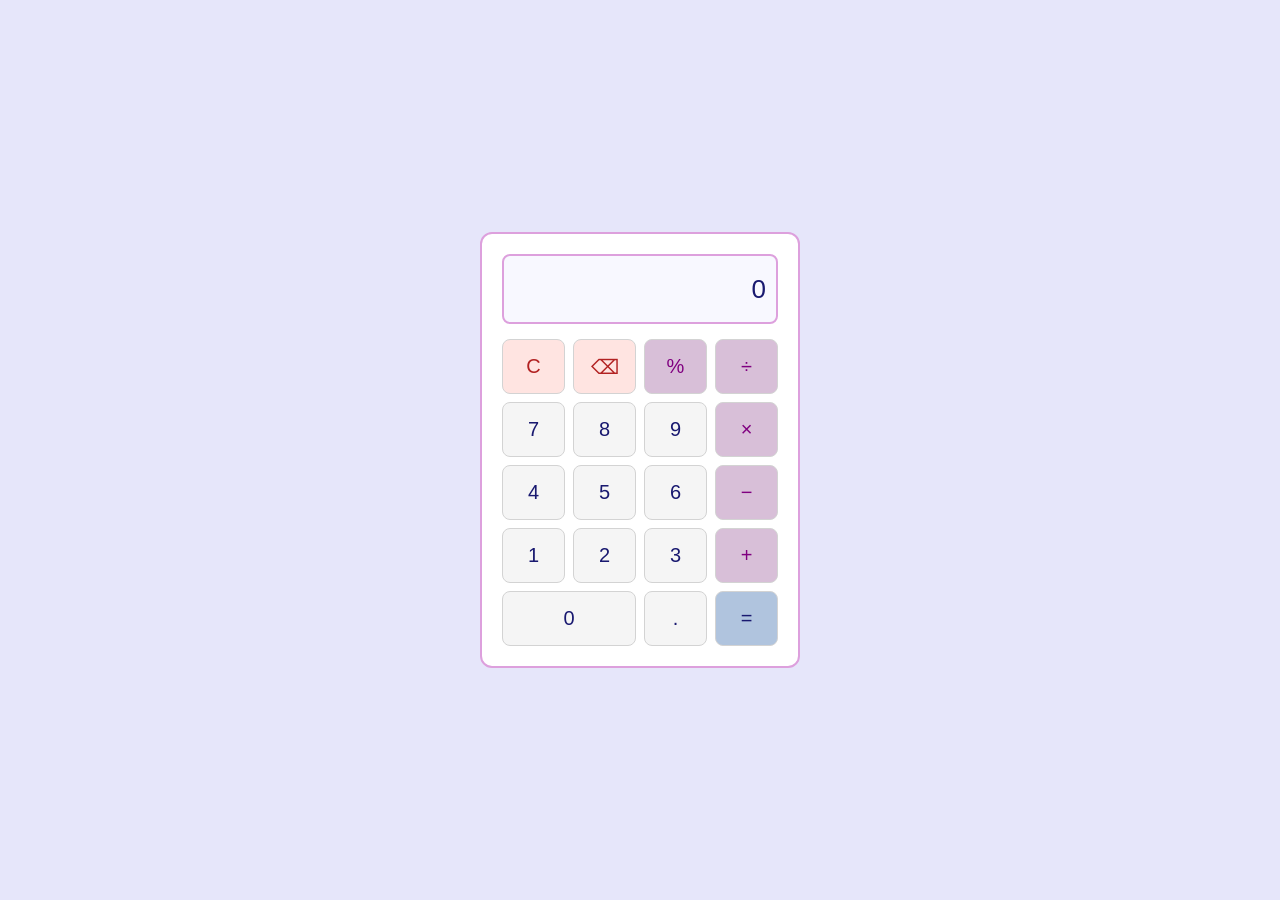
<file: Webdev-L2-Calculator/index.html>
<!DOCTYPE html>
<html lang="en">
<head>
    <meta charset="UTF-8">
    <meta name="viewport" content="width=device-width, initial-scale=1.0">
    <title>Simple Calculator</title>
    <link rel="stylesheet" href="style.css">
</head>

<body>

    <div class="calculator">

        <input type="text" id="display" value="0" readonly>

        <div class="buttons">

            <button id="clear" class="special">C</button>
            <button id="backspace" class="special">⌫</button>
            <button class="operator" data-operator="%">%</button>
            <button class="operator" data-operator="/">÷</button>

            <button class="number">7</button>
            <button class="number">8</button>
            <button class="number">9</button>
            <button class="operator" data-operator="*">×</button>

            <button class="number">4</button>
            <button class="number">5</button>
            <button class="number">6</button>
            <button class="operator" data-operator="-">−</button>

            <button class="number">1</button>
            <button class="number">2</button>
            <button class="number">3</button>
            <button class="operator" data-operator="+">+</button>

            <button class="number zero">0</button>
            <button id="decimal">.</button>
            <button id="equals">=</button>

        </div>
    </div>

    <script src="script.js"></script>

</body>
</html>
</file>
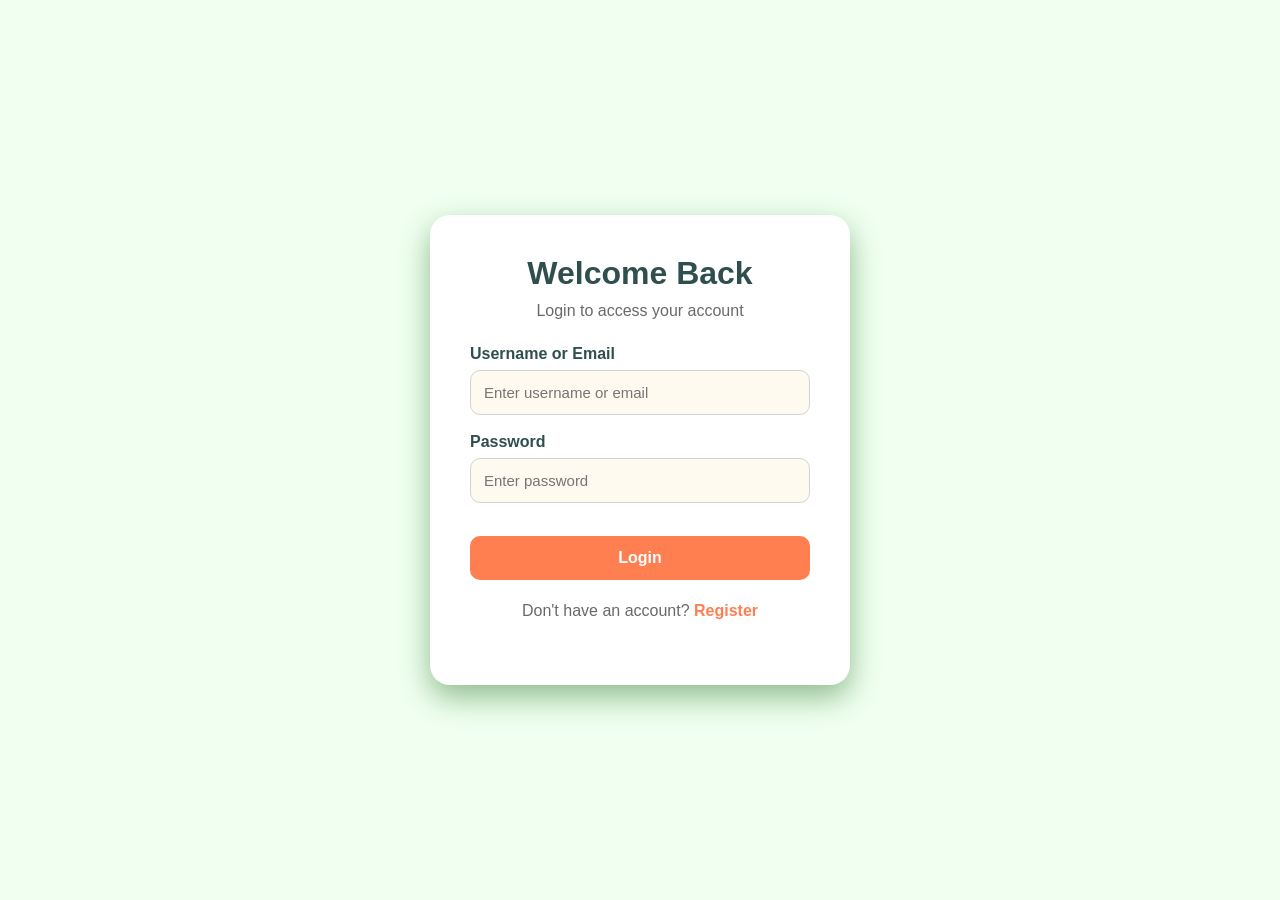
<file: Webdev-l2-LoginAuthenticationSystem/index.html>
<!DOCTYPE html>
<html lang="en">
<head>
    <meta charset="UTF-8">
    <meta name="viewport" content="width=device-width, initial-scale=1.0">
    <title>Login - Authentication System</title>
    <link rel="stylesheet" href="style.css">
</head>
<body>

    <div class="auth-container">
        <div class="auth-card">
            <h1>Welcome Back</h1>
            <p>Login to access your account</p>

            <form id="loginForm">

                <label for="username">Username or Email</label>
                <input
                    type="text"
                    id="username"
                    placeholder="Enter username or email"
                >

                <label for="password">Password</label>
                <input
                    type="password"
                    id="password"
                    placeholder="Enter password"
                >

                <p id="errorMessage"></p>

                <button type="submit">Login</button>

            </form>

            <p class="account-link">
                Don't have an account?
                <a href="register.html">Register</a>
            </p>
        </div>
    </div>

    <script src="login.js"></script>
</body>
</html>
</file>
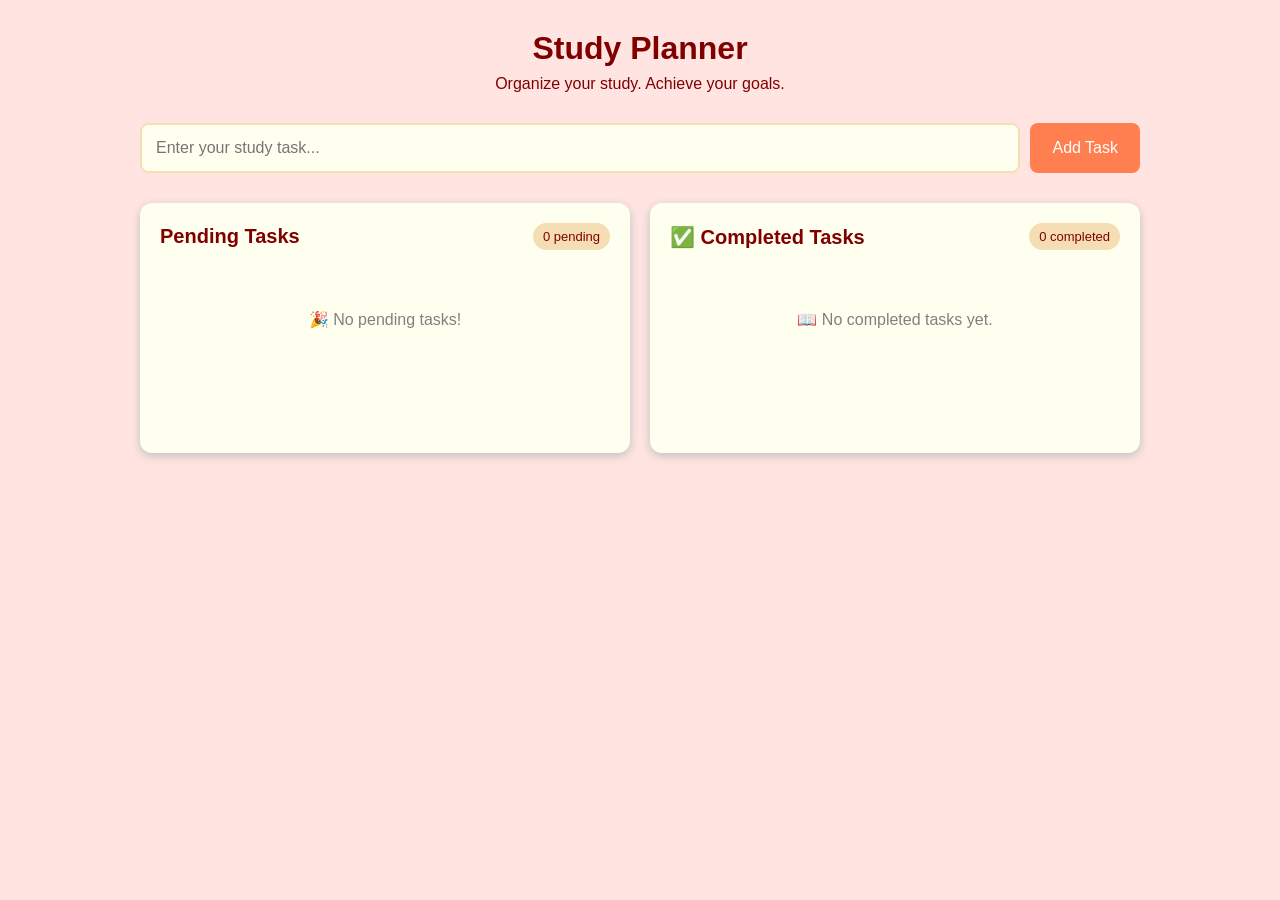
<file: Webdev-L2-To-Do-WebApp/index.html>
<!DOCTYPE html>
<html lang="en">
<head>
    <meta charset="UTF-8">
    <meta name="viewport" content="width=device-width, initial-scale=1.0">
    <title>Study Planner</title>
    <link rel="stylesheet" href="style.css">
</head>
<body>

    <div class="container">

        <header>
            <h1>Study Planner</h1>
            <p>Organize your study. Achieve your goals.</p>
        </header>

        <section class="add-task">
            <input type="text" id="taskInput" placeholder="Enter your study task...">
            <button id="addButton">Add Task</button>
        </section>

        <main>

            <section class="task-section">
                <div class="section-title">
                    <h2>Pending Tasks</h2>
                    <span id="pendingCount">0 pending</span>
                </div>

                <div id="pendingList">
                    <p class="empty">No pending tasks!</p>
                </div>
            </section>

            <section class="task-section">
                <div class="section-title">
                    <h2>✅ Completed Tasks</h2>
                    <span id="completedCount">0 completed</span>
                </div>

                <div id="completedList">
                    <p class="empty">No completed tasks yet.</p>
                </div>
            </section>

        </main>

    </div>

    <script src="script.js"></script>
</body>
</html>
</file>
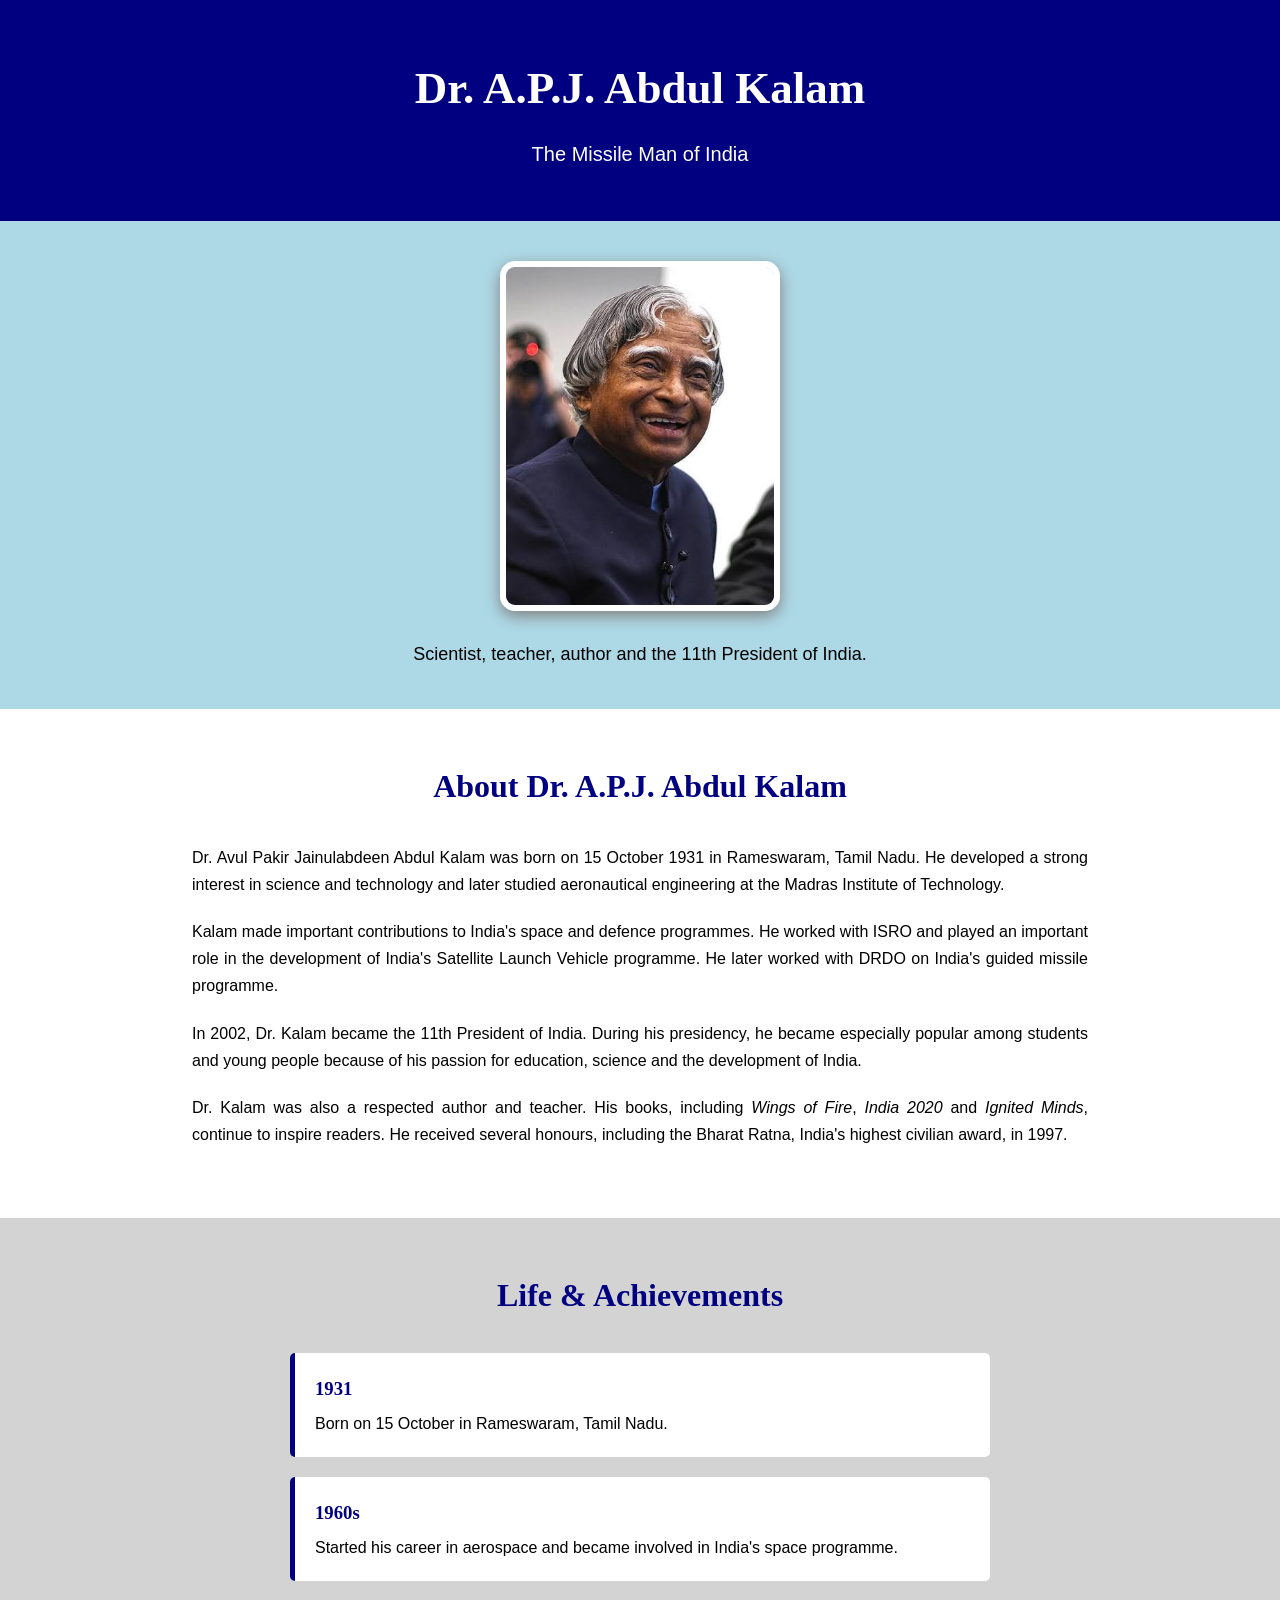
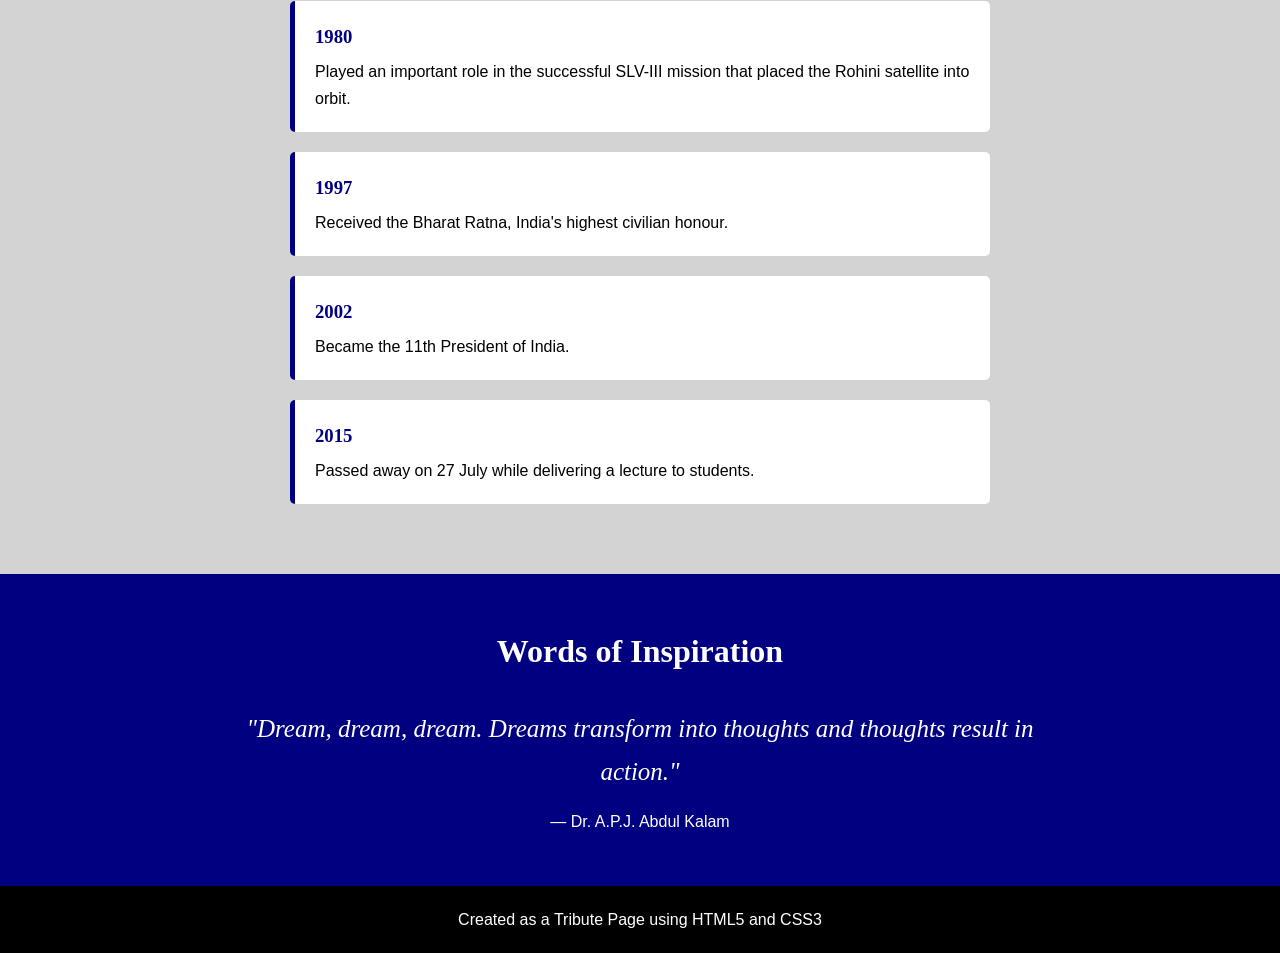
<file: Webdev-L2-TributePage/index.html>
<!DOCTYPE html>
<html lang="en">
<head>
    <meta charset="UTF-8">
    <meta name="viewport" content="width=device-width, initial-scale=1.0">
    <title>A.P.J. Abdul Kalam - Tribute Page</title>
    <link rel="stylesheet" href="style.css">
</head>

<body>

    <header>
        <h1>Dr. A.P.J. Abdul Kalam</h1>
        <p>The Missile Man of India</p>
    </header>

    <section class="hero">
        <img src="abdul-kalam.jpg" alt="Dr. A.P.J. Abdul Kalam">
        <p>Scientist, teacher, author and the 11th President of India.</p>
    </section>

    <section class="about">
        <h2>About Dr. A.P.J. Abdul Kalam</h2>

        <p>
            Dr. Avul Pakir Jainulabdeen Abdul Kalam was born on 15 October
            1931 in Rameswaram, Tamil Nadu. He developed a strong interest
            in science and technology and later studied aeronautical
            engineering at the Madras Institute of Technology.
        </p>

        <p>
            Kalam made important contributions to India's space and defence
            programmes. He worked with ISRO and played an important role in
            the development of India's Satellite Launch Vehicle programme.
            He later worked with DRDO on India's guided missile programme.
        </p>

        <p>
            In 2002, Dr. Kalam became the 11th President of India. During
            his presidency, he became especially popular among students and
            young people because of his passion for education, science and
            the development of India.
        </p>

        <p>
            Dr. Kalam was also a respected author and teacher. His books,
            including <i>Wings of Fire</i>, <i>India 2020</i> and
            <i>Ignited Minds</i>, continue to inspire readers. He received
            several honours, including the Bharat Ratna, India's highest
            civilian award, in 1997.
        </p>
    </section>

    <section class="timeline">
        <h2>Life & Achievements</h2>

        <div class="timeline-item">
            <h3>1931</h3>
            <p>Born on 15 October in Rameswaram, Tamil Nadu.</p>
        </div>

        <div class="timeline-item">
            <h3>1960s</h3>
            <p>Started his career in aerospace and became involved in India's space programme.</p>
        </div>

        <div class="timeline-item">
            <h3>1980</h3>
            <p>Played an important role in the successful SLV-III mission that placed the Rohini satellite into orbit.</p>
        </div>

        <div class="timeline-item">
            <h3>1997</h3>
            <p>Received the Bharat Ratna, India's highest civilian honour.</p>
        </div>

        <div class="timeline-item">
            <h3>2002</h3>
            <p>Became the 11th President of India.</p>
        </div>

        <div class="timeline-item">
            <h3>2015</h3>
            <p>Passed away on 27 July while delivering a lecture to students.</p>
        </div>
    </section>

    <section class="quote">
        <h2>Words of Inspiration</h2>
        <blockquote>
            "Dream, dream, dream. Dreams transform into thoughts and thoughts result in action."
        </blockquote>
        <p>— Dr. A.P.J. Abdul Kalam</p>
    </section>

    <footer>
        <p>Created as a Tribute Page using HTML5 and CSS3</p>
    </footer>

</body>
</html>
</file>
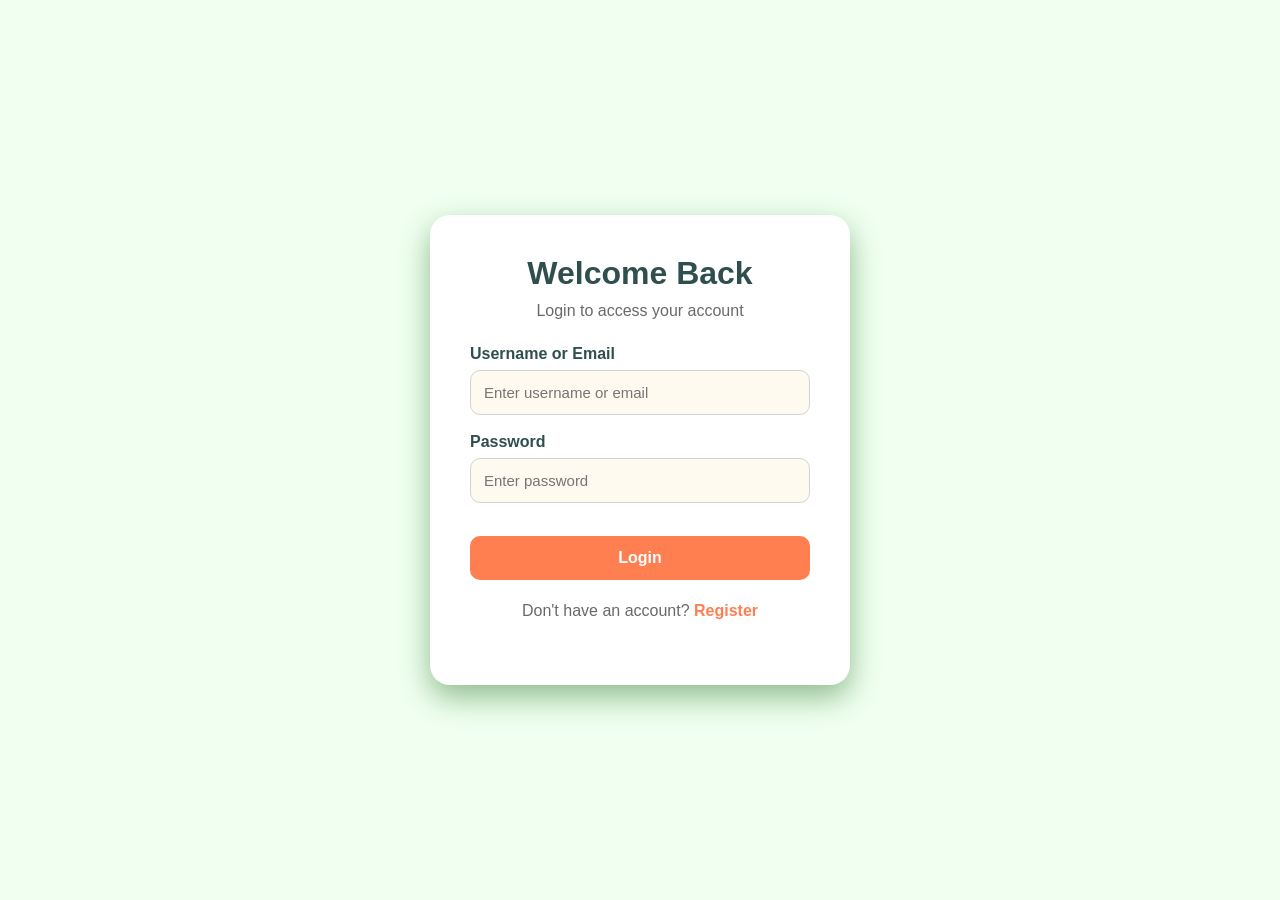
<file: Webdev-l2-LoginAuthenticationSystem/dashboard.html>
<!DOCTYPE html>
<html lang="en">
<head>
    <meta charset="UTF-8">
    <meta name="viewport" content="width=device-width, initial-scale=1.0">
    <title>Dashboard</title>
    <link rel="stylesheet" href="style.css">
</head>
<body>

    <div class="dashboard-container">
        <div class="dashboard-card">

            <h1>Welcome to Your Dashboard</h1>

            <p id="welcomeMessage"></p>

            <div class="welcome-box">
                <h2>🎉 Login Successful!</h2>
                <p>You have successfully logged into your account.</p>
                <p>Welcome to your secure dashboard.</p>
            </div>

            <button id="logoutButton">Logout</button>

        </div>
    </div>

    <script src="dashboard.js"></script>

</body>
</html>
</file>
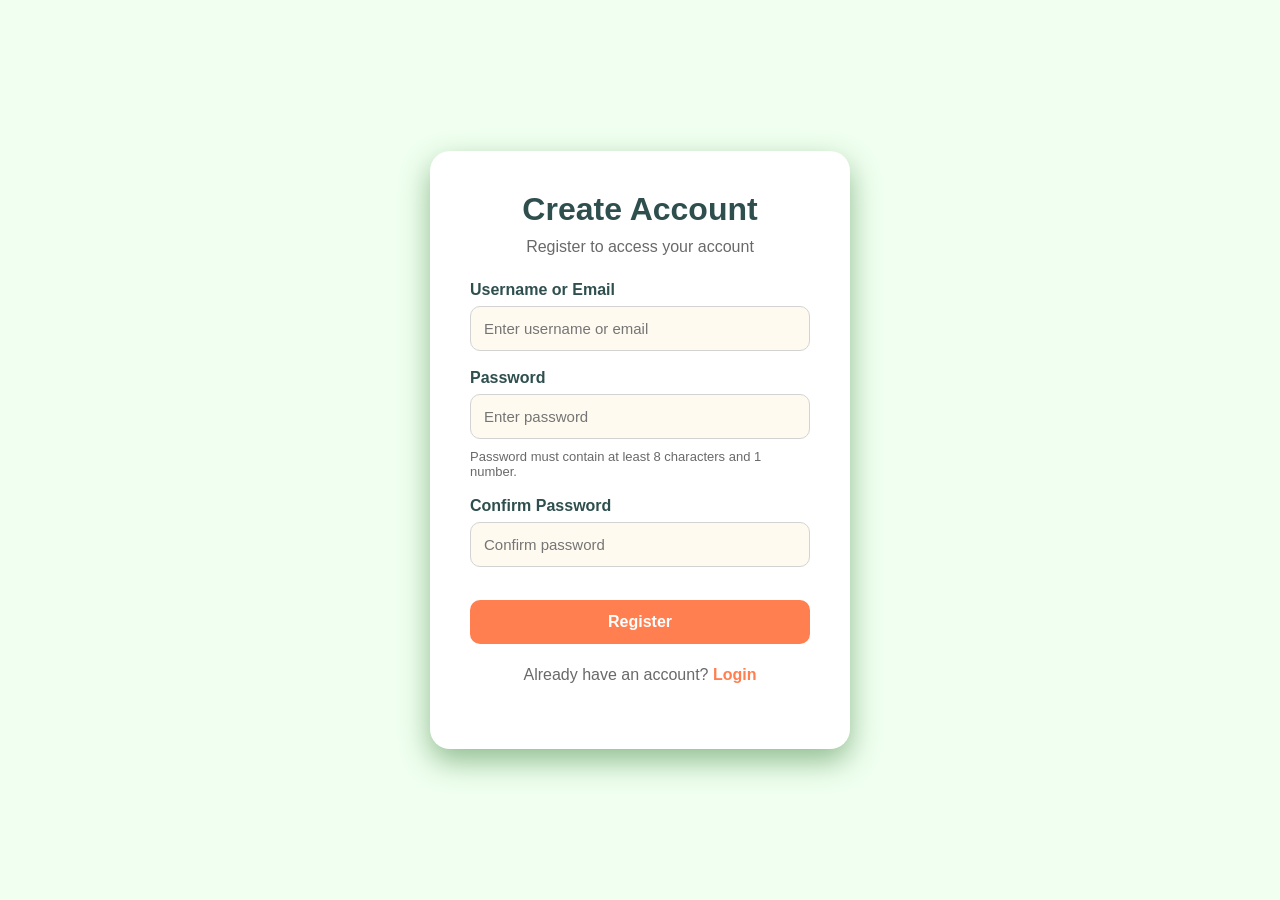
<file: Webdev-l2-LoginAuthenticationSystem/register.html>
<!DOCTYPE html>
<html lang="en">
<head>
    <meta charset="UTF-8">
    <meta name="viewport" content="width=device-width, initial-scale=1.0">
    <title>Register - Login Authentication</title>
    <link rel="stylesheet" href="style.css">
</head>
<body>

    <div class="auth-container">
        <div class="auth-card">
            <h1>Create Account</h1>
            <p>Register to access your account</p>

            <form id="registerForm">

                <label for="username">Username or Email</label>
                <input type="text" id="username" placeholder="Enter username or email">

                <label for="password">Password</label>
                <input type="password" id="password" placeholder="Enter password">

                <p class="password-info">
                    Password must contain at least 8 characters and 1 number.
                </p>

                <label for="confirmPassword">Confirm Password</label>
                <input type="password" id="confirmPassword" placeholder="Confirm password">

                <p id="errorMessage"></p>

                <button type="submit">Register</button>
            </form>

            <p class="account-link">
                Already have an account?
                <a href="index.html">Login</a>
            </p>
        </div>
    </div>

    <script src="register.js"></script>
</body>
</html>
</file>
<file: Webdev-L2-Calculator/style.css>
* {
    box-sizing: border-box;
    margin: 0;
    padding: 0;
}

body {
    min-height: 100vh;
    display: flex;
    justify-content: center;
    align-items: center;
    background-color: lavender;
    font-family: Arial, sans-serif;
}

.calculator {
    width: 320px;
    padding: 20px;
    background-color: white;
    border: 2px solid plum;
    border-radius: 12px;
}

#display {
    width: 100%;
    height: 70px;
    margin-bottom: 15px;
    padding: 10px;
    border: 2px solid plum;
    border-radius: 8px;
    background-color: ghostwhite;
    color: midnightblue;
    font-size: 26px;
    text-align: right;
}

.buttons {
    display: grid;
    grid-template-columns: repeat(4, 1fr);
    gap: 8px;
}

button {
    height: 55px;
    border: 1px solid lightgray;
    border-radius: 8px;
    background-color: whitesmoke;
    color: midnightblue;
    font-size: 20px;
    cursor: pointer;
}

button:hover {
    background-color: lightgray;
}

.operator {
    background-color: thistle;
    color: purple;
}

.operator:hover {
    background-color: plum;
}

.special {
    background-color: mistyrose;
    color: firebrick;
}

.special:hover {
    background-color: pink;
}

#equals {
    background-color: lightsteelblue;
    color: midnightblue;
}

#equals:hover {
    background-color: cornflowerblue;
    color: white;
}

#decimal {
    background-color: whitesmoke;
}

.zero {
    grid-column: span 2;
}
</file>
<file: Webdev-l2-LoginAuthenticationSystem/style.css>
* {
    box-sizing: border-box;
    margin: 0;
    padding: 0;
    font-family: Arial, sans-serif;
}

body {
    min-height: 100vh;
    background: honeydew;
    display: flex;
    justify-content: center;
    align-items: center;
}

.auth-container,
.dashboard-container {
    width: 100%;
    min-height: 100vh;
    display: flex;
    justify-content: center;
    align-items: center;
    padding: 20px;
}

.auth-card,
.dashboard-card {
    width: 100%;
    max-width: 420px;
    background: white;
    padding: 40px;
    border-radius: 20px;
    box-shadow: 0 12px 30px darkseagreen;
}

.auth-card h1,
.dashboard-card h1 {
    text-align: center;
    color: darkslategray;
    margin-bottom: 10px;
}

.auth-card > p {
    text-align: center;
    color: dimgray;
    margin-bottom: 25px;
}

form {
    display: flex;
    flex-direction: column;
}

label {
    color: darkslategray;
    font-weight: bold;
    margin-bottom: 7px;
}

input {
    width: 100%;
    padding: 13px;
    margin-bottom: 18px;
    border: 1px solid lightgray;
    border-radius: 10px;
    font-size: 15px;
    background: floralwhite;
}

input:focus {
    outline: none;
    border-color: darkseagreen;
    background: white;
}

.password-info {
    font-size: 13px;
    color: dimgray;
    margin-top: -8px;
    margin-bottom: 18px;
}

button {
    width: 100%;
    padding: 13px;
    border: none;
    border-radius: 10px;
    background: coral;
    color: white;
    font-size: 16px;
    font-weight: bold;
    cursor: pointer;
    transition: 0.3s;
}

button:hover {
    background: tomato;
}

#errorMessage {
    color: firebrick;
    font-size: 14px;
    text-align: center;
    margin-bottom: 15px;
}

.account-link {
    margin-top: 22px;
    text-align: center;
    color: dimgray;
}

.account-link a {
    color: coral;
    text-decoration: none;
    font-weight: bold;
}

.account-link a:hover {
    color: tomato;
    text-decoration: underline;
}

/* Dashboard */

.dashboard-card {
    text-align: center;
}

.dashboard-card h1 {
    color: darkslategray;
    margin-bottom: 12px;
}

#welcomeMessage {
    color: darkseagreen;
    font-size: 20px;
    font-weight: bold;
    margin-bottom: 20px;
}

.welcome-box {
    background: mintcream;
    padding: 25px;
    border-radius: 15px;
    border-left: 5px solid coral;
    margin: 25px 0;
}

.welcome-box h2 {
    color: darkslategray;
    margin-bottom: 12px;
}

.welcome-box p {
    color: dimgray;
    margin-bottom: 8px;
    line-height: 1.5;
}

.dashboard-card button {
    background: indianred;
}

.dashboard-card button:hover {
    background: firebrick;
}

/* Mobile */

@media (max-width: 500px) {
    .auth-card,
    .dashboard-card {
        padding: 28px 22px;
    }

    .auth-card h1,
    .dashboard-card h1 {
        font-size: 25px;
    }
}
</file>
<file: Webdev-L2-To-Do-WebApp/style.css>
* {
    box-sizing: border-box;
    margin: 0;
    padding: 0;
}

body {
    font-family: Arial, sans-serif;
    background: mistyrose;
    min-height: 100vh;
    padding: 30px;
}

.container {
    max-width: 1000px;
    margin: auto;
}

header {
    text-align: center;
    margin-bottom: 30px;
}

header h1 {
    color: maroon;
    margin-bottom: 8px;
}


header p {
    color: maroon;

}

.add-task {
    display: flex;
    gap: 10px;
    margin-bottom: 30px;
}

#taskInput {
    flex: 1;
    padding: 14px;
    border: 2px solid wheat;
    border-radius: 8px;
    font-size: 16px;
    background: ivory;
}

#addButton {
    padding: 14px 22px;
    border: none;
    border-radius: 8px;
    background: coral;
    color: white;
    cursor: pointer;
    font-size: 16px;
}

#addButton:hover {
    background: tomato;
}

main {
    display: grid;
    grid-template-columns: 1fr 1fr;
    gap: 20px;
}

.task-section {
    background: ivory;
    padding: 20px;
    border-radius: 12px;
    box-shadow: 0 3px 10px silver;
    min-height: 250px;
}

.section-title {
    display: flex;
    justify-content: space-between;
    align-items: center;
    margin-bottom: 20px;
}

.section-title h2 {
    color: maroon;
    font-size: 20px;
}

.section-title span {
    background: wheat;
    color: maroon;
    padding: 6px 10px;
    border-radius: 15px;
    font-size: 13px;
}

.task {
    border: 1px solid wheat;
    border-radius: 8px;
    padding: 14px;
    margin-bottom: 12px;
    background: white;
}

.task-text {
    font-size: 16px;
    color: black;
    margin-bottom: 8px;
}

.completed .task-text {
    text-decoration: line-through;
    color: gray;
}

.time {
    font-size: 12px;
    color: gray;
    margin-bottom: 10px;
}

.buttons {
    display: flex;
    gap: 8px;
}

.buttons button {
    border: none;
    padding: 7px 10px;
    border-radius: 6px;
    cursor: pointer;
}

.edit {
    background: khaki;
}

.complete {
    background: lightgreen;
}

.delete {
    background: lightcoral;
}

.save {
    background: lightgreen;
    border: none;
    padding: 8px 12px;
    border-radius: 6px;
    cursor: pointer;
}

.edit-input {
    width: 100%;
    padding: 8px;
    border: 1px solid wheat;
    border-radius: 6px;
    margin-bottom: 10px;
}

.empty {
    text-align: center;
    color: gray;
    padding: 40px 10px;
}

@media (max-width: 700px) {
    body {
        padding: 15px;
    }

    .add-task {
        flex-direction: column;
    }

    main {
        grid-template-columns: 1fr;
    }
}
</file>
<file: Webdev-L2-TributePage/style.css>
* {
    margin: 0;
    padding: 0;
    box-sizing: border-box;
}

body {
    font-family: Arial, sans-serif;
    line-height: 1.7;
    background-color: beige;
    color: black;
}

header {
    background-color: navy;
    color: white;
    text-align: center;
    padding: 50px 20px;
}

header h1 {
    font-family: Georgia, serif;
    font-size: 45px;
    margin-bottom: 10px;
}

header p {
    font-size: 20px;
}

.hero {
    background-color: lightblue;
    text-align: center;
    padding: 40px 20px;
}

.hero img {
    width: 280px;
    height: 350px;
    object-fit: cover;
    border-radius: 15px;
    border: 6px solid white;
    box-shadow: 0 5px 15px gray;
}

.hero p {
    margin-top: 20px;
    font-size: 18px;
}

section {
    padding: 50px 15%;
}

h2 {
    font-family: Georgia, serif;
    color: navy;
    text-align: center;
    margin-bottom: 30px;
    font-size: 32px;
}

.about {
    background-color: white;
}

.about p {
    margin-bottom: 20px;
    text-align: justify;
}

.timeline {
    background-color: lightgray;
}

.timeline-item {
    background-color: white;
    margin: 20px auto;
    padding: 20px;
    max-width: 700px;
    border-left: 5px solid navy;
    border-radius: 5px;
}

.timeline-item h3 {
    font-family: Georgia, serif;
    color: navy;
    margin-bottom: 5px;
}

.quote {
    background-color: navy;
    color: white;
    text-align: center;
}

.quote h2 {
    color: white;
}

blockquote {
    font-family: Georgia, serif;
    font-size: 25px;
    font-style: italic;
    max-width: 800px;
    margin: auto;
}

.quote p {
    margin-top: 15px;
}

footer {
    background-color: black;
    color: white;
    text-align: center;
    padding: 20px;
}

@media (max-width: 600px) {

    header h1 {
        font-size: 32px;
    }

    section {
        padding: 40px 20px;
    }

    .hero img {
        width: 220px;
        height: 280px;
    }

    blockquote {
        font-size: 20px;
    }
}
</file>
